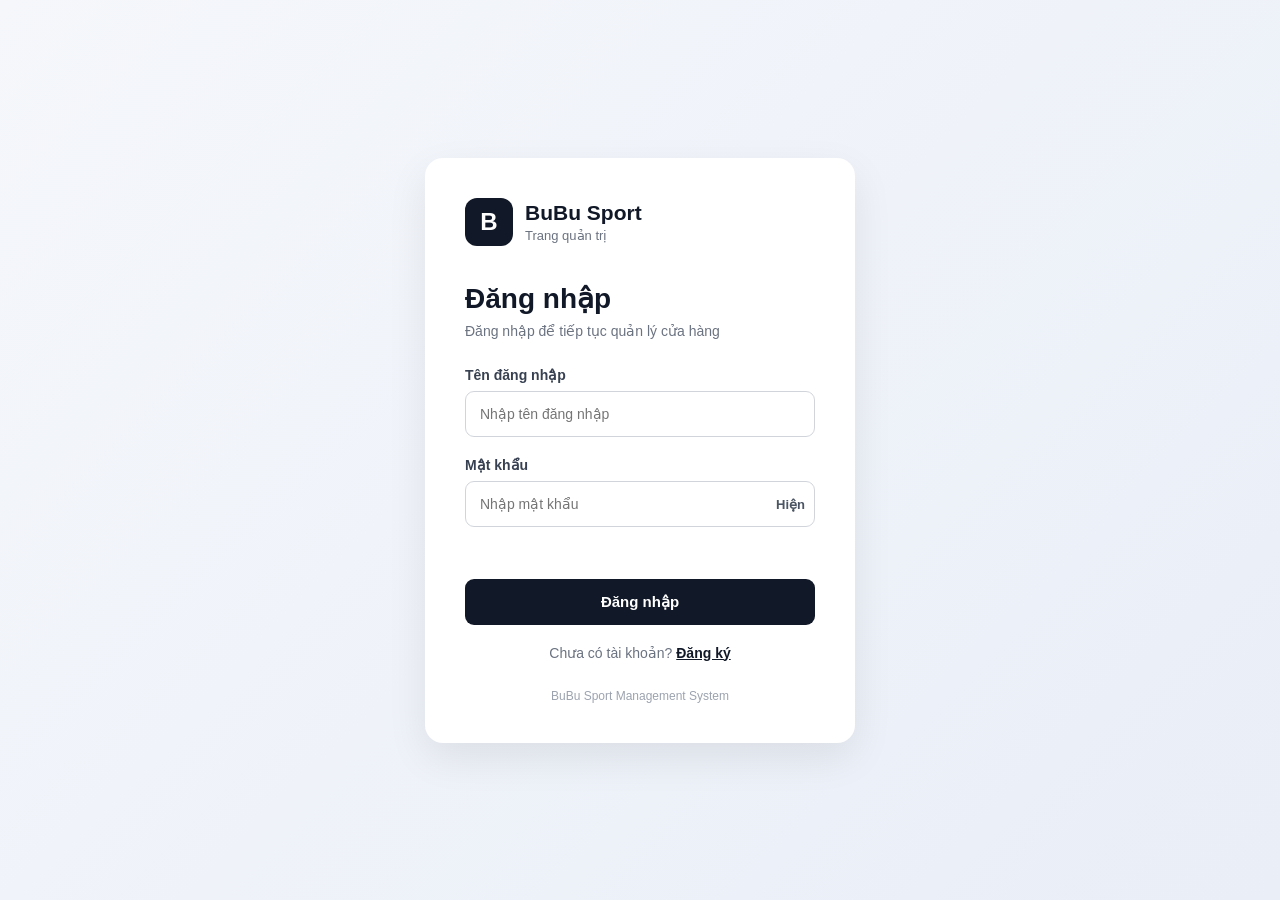
<file: src/main/resources/static/admin/login.html>
<!DOCTYPE html>
<html lang="vi">
<head>
    <meta charset="UTF-8">
    <meta name="viewport" content="width=device-width, initial-scale=1.0">

    <title>Đăng nhập - BuBu Sport</title>

    <link rel="stylesheet" href="css/login.css">
</head>

<body>

<div class="login-container">

    <div class="login-card">

        <div class="logo">
            <div class="logo-icon">B</div>
            <div>
                <h1>BuBu Sport</h1>
                <p>Trang quản trị</p>
            </div>
        </div>

        <div class="login-header" id="loginHeader">
            <h2>Đăng nhập</h2>
            <p>Đăng nhập để tiếp tục quản lý cửa hàng</p>
        </div>

        <form id="loginForm">

            <div class="form-group">
                <label for="username">Tên đăng nhập</label>

                <input
                        type="text"
                        id="username"
                        name="username"
                        placeholder="Nhập tên đăng nhập"
                        autocomplete="username"
                        required
                >
            </div>

            <div class="form-group">
                <label for="password">Mật khẩu</label>

                <div class="password-wrapper">
                    <input
                            type="password"
                            id="password"
                            name="password"
                            placeholder="Nhập mật khẩu"
                            autocomplete="current-password"
                            required
                    >

                    <button
                            type="button"
                            id="togglePassword"
                            class="toggle-password"
                    >
                        Hiện
                    </button>
                </div>
            </div>

            <div id="loginMessage" class="login-message"></div>

            <button
                    type="submit"
                    id="loginButton"
                    class="login-button"
            >
                Đăng nhập
            </button>

        </form>

        <p class="switch-text" id="toRegisterText">
            Chưa có tài khoản?
            <button type="button" id="showRegister" class="link-button">Đăng ký</button>
        </p>

        <div id="registerSection" hidden>

            <div class="login-header">
                <h2>Đăng ký</h2>
                <p>Tạo tài khoản mới</p>
            </div>

            <form id="registerForm">

                <div class="form-group">
                    <label for="regFullName">Họ và tên</label>
                    <input type="text" id="regFullName" placeholder="Nhập họ và tên" autocomplete="name">
                </div>

                <div class="form-group">
                    <label for="regUsername">Tên đăng nhập</label>
                    <input type="text" id="regUsername" placeholder="Chữ không dấu, số, . _ @ -"
                           autocomplete="username" required>
                </div>

                <div class="form-group">
                    <label for="regEmail">Email</label>
                    <input type="email" id="regEmail" placeholder="Nhập email" autocomplete="email" required>
                </div>

                <div class="form-group">
                    <label for="regPhone">Số điện thoại</label>
                    <input type="tel" id="regPhone" placeholder="Nhập số điện thoại" autocomplete="tel" required>
                </div>

                <div class="form-group">
                    <label for="regPassword">Mật khẩu</label>
                    <input type="password" id="regPassword" placeholder="Tối thiểu 6 ký tự"
                           autocomplete="new-password" required>
                </div>

                <div class="form-group">
                    <label for="regConfirmPassword">Nhập lại mật khẩu</label>
                    <input type="password" id="regConfirmPassword" placeholder="Nhập lại mật khẩu"
                           autocomplete="new-password" required>
                </div>

                <div id="registerMessage" class="login-message"></div>

                <button type="submit" id="registerButton" class="login-button">Đăng ký</button>

            </form>

            <p class="switch-text">
                Đã có tài khoản?
                <button type="button" id="showLogin" class="link-button">Đăng nhập</button>
            </p>

        </div>

        <div class="login-footer">
            <span>BuBu Sport Management System</span>
        </div>

    </div>

</div>

<script src="Js/login.js"></script>
<script src="Js/register.js"></script>

</body>
</html>
</file>
<file: src/main/resources/static/admin/css/login.css>
* {
    box-sizing: border-box;
    margin: 0;
    padding: 0;
}

body {
    font-family: Arial, Helvetica, sans-serif;
    min-height: 100vh;

    background:
            linear-gradient(
                    135deg,
                    #f5f7fb 0%,
                    #e9eef7 100%
            );

    display: flex;
    align-items: center;
    justify-content: center;
}

.login-container {
    width: 100%;
    padding: 24px;
}

.login-card {
    width: 100%;
    max-width: 430px;
    margin: 0 auto;

    background: white;

    padding: 40px;

    border-radius: 18px;

    box-shadow:
            0 15px 40px rgba(0, 0, 0, 0.08);
}

/* Logo */

.logo {
    display: flex;
    align-items: center;
    gap: 12px;

    margin-bottom: 36px;
}

.logo-icon {
    width: 48px;
    height: 48px;

    display: flex;
    align-items: center;
    justify-content: center;

    border-radius: 12px;

    background: #111827;
    color: white;

    font-size: 24px;
    font-weight: bold;
}

.logo h1 {
    font-size: 21px;
    color: #111827;
}

.logo p {
    margin-top: 3px;

    font-size: 13px;
    color: #6b7280;
}

/* Header */

.login-header {
    margin-bottom: 28px;
}

.login-header h2 {
    font-size: 28px;
    color: #111827;

    margin-bottom: 8px;
}

.login-header p {
    color: #6b7280;
    font-size: 14px;
}

/* Form */

.form-group {
    margin-bottom: 20px;
}

.form-group label {
    display: block;

    margin-bottom: 8px;

    font-size: 14px;
    font-weight: 600;

    color: #374151;
}

.form-group input {
    width: 100%;

    height: 46px;

    padding: 0 14px;

    border: 1px solid #d1d5db;
    border-radius: 9px;

    outline: none;

    font-size: 14px;

    transition: 0.2s;
}

.form-group input:focus {
    border-color: #111827;

    box-shadow:
            0 0 0 3px rgba(17, 24, 39, 0.08);
}

/* Password */

.password-wrapper {
    position: relative;
}

.password-wrapper input {
    padding-right: 60px;
}

.toggle-password {
    position: absolute;

    right: 10px;
    top: 50%;

    transform: translateY(-50%);

    border: none;
    background: transparent;

    color: #4b5563;

    font-size: 13px;
    font-weight: 600;

    cursor: pointer;
}

.toggle-password:hover {
    color: #111827;
}

/* Message */

.login-message {
    min-height: 20px;

    margin-bottom: 12px;

    font-size: 14px;

    color: #dc2626;
}

/* Button */

.login-button {
    width: 100%;
    height: 46px;

    border: none;
    border-radius: 9px;

    background: #111827;
    color: white;

    font-size: 15px;
    font-weight: 600;

    cursor: pointer;

    transition: 0.2s;
}

.login-button:hover {
    background: #1f2937;
}

.login-button:disabled {
    opacity: 0.6;
    cursor: not-allowed;
}

/* Footer */

.login-footer {
    margin-top: 28px;

    text-align: center;

    font-size: 12px;

    color: #9ca3af;
}

.login-message.success {
    color: #15803d;
}

[hidden] {
    display: none !important;
}

.switch-text {
    margin-top: 20px;
    text-align: center;
    font-size: 14px;
    color: #6b7280;
}

.link-button {
    border: none;
    background: transparent;
    color: #111827;
    font-size: 14px;
    font-weight: 600;
    text-decoration: underline;
    cursor: pointer;
}
</file>
